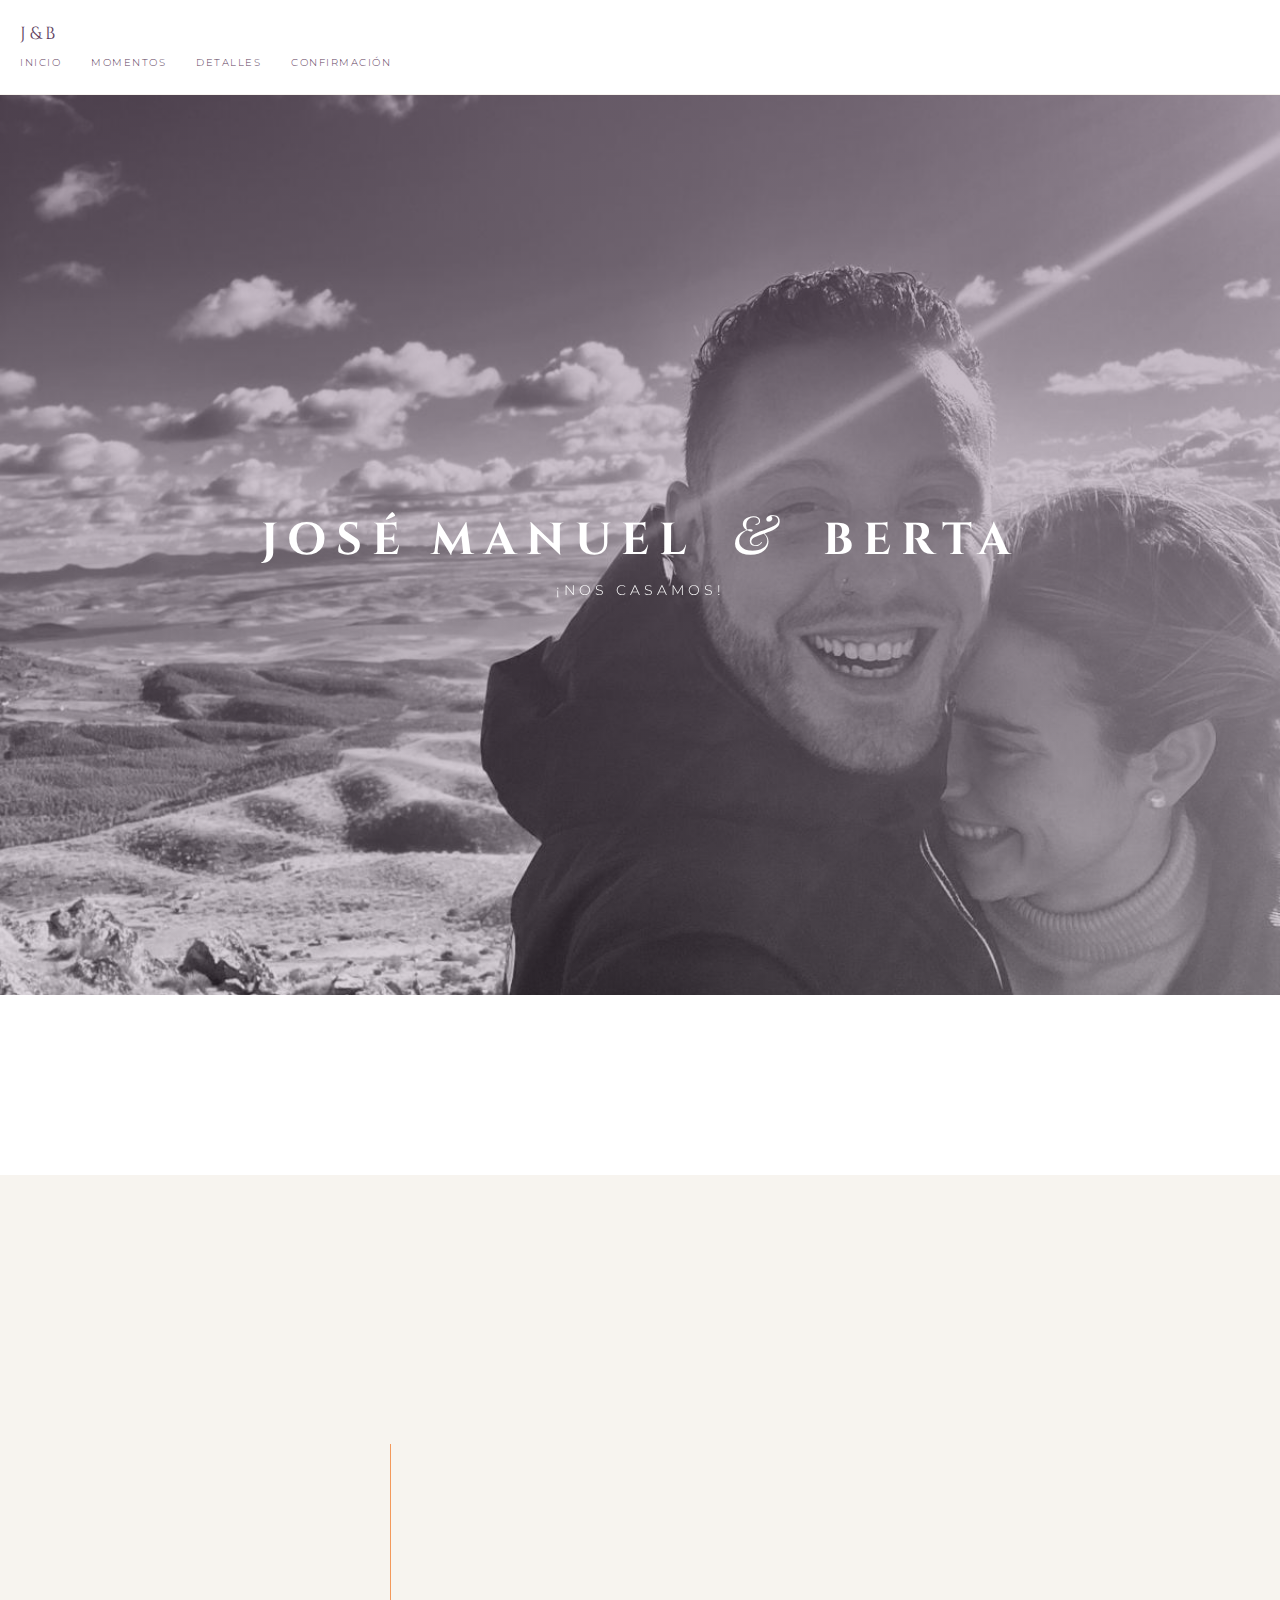
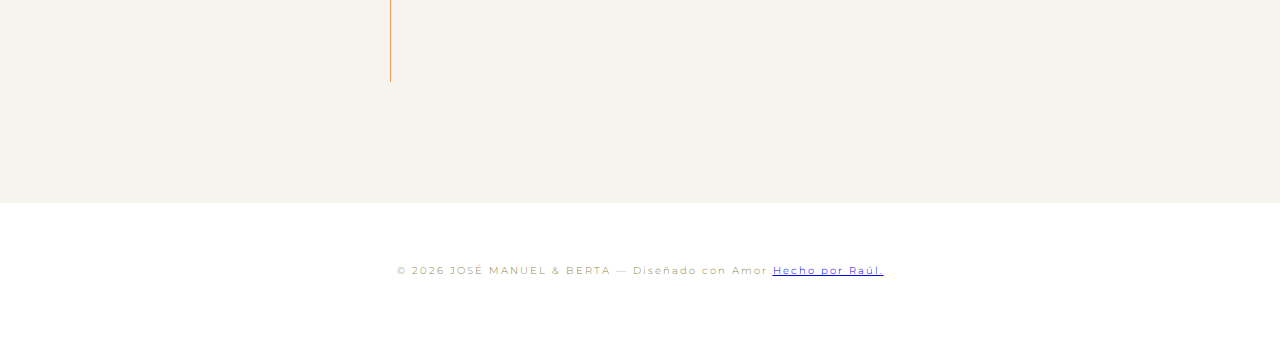
<file: index.html>
<!DOCTYPE html>
<html lang="es">
<head>
    <meta charset="UTF-8">
    <meta name="viewport" content="width=device-width, initial-scale=1.0">
    <title>José Manuel & Berta | Nuestra Boda</title>
    <link href="https://fonts.googleapis.com/css2?family=Cinzel&family=Montserrat:wght@300;400&family=Playfair+Display:italic&display=swap" rel="stylesheet">
    <link href="https://unpkg.com/aos@2.3.1/dist/aos.css" rel="stylesheet">
    <link rel="stylesheet" href="styles/styles.css">
    <link rel="icon" type="image/png" href="./assets/images/favicon.png?v=2">
</head>
<body>
    <header id="main-header">
        <div class="logo"><a href="index.html" style="text-decoration: none; color: inherit;">J&B</a></div>
        <nav>
            <ul class="nav-links">
                <li><a href="index.html">Inicio</a></li>
                <li><a href="routes/momentos.html">Momentos</a></li>
                <li><a href="routes/detalles.html">Detalles</a></li>
                <li><a href="routes/confirmar.html">Confirmación</a></li>
            </ul>
        </nav>
    </header>

<section class="hero">
    <div class="hero-content" data-aos="fade-up">
        <h1 class="hero-title">
            <span>José Manuel</span>
            <span class="ampersand">&</span>
            <span>Berta</span>
        </h1>
        <p style="letter-spacing: 4px; text-transform: uppercase;">¡NOS CASAMOS!</p>
    </div>
</section>

<section class="timer-wrap" data-aos="fade-up">
    <div class="timer-content">
        <p class="timer-subtitle">26 de Septiembre de 2026</p>
        <div id="timer" class="timer-flex">
            <div class="t-item"><span id="days">00</span><label>Días</label></div>
            <div class="t-item"><span id="hours">00</span><label>Horas</label></div>
            <div class="t-item"><span id="minutes">00</span><label>Min</label></div>
            <div class="t-item"><span id="seconds">00</span><label>Seg</label></div>
        </div>
    </div>
</section>

    <section class="history-section">
        <div class="container-narrow">
            <h2 class="section-title" data-aos="fade-up">Nuestra Historia</h2>
            <div class="story-intro" data-aos="fade-up">
                <p class="intro-text">"Dos almas, un solo camino."</p>
                <p class="story-description">
                    Parece que fue ayer cuando nuestros caminos se cruzaron por primera vez, pero al mirar atrás, nos damos cuenta de que cada paso, cada viaje y cada risa compartida nos ha traído hasta este momento exacto.
                </p>
            </div>
            
            <div class="timeline">
                <div class="timeline-item" data-aos="fade-right">
                    <span class="timeline-date">Otoño 2018</span>
                    <div class="timeline-content">
                        <h3>El primer café</h3>
                        <p>Una charla de veinte minutos se convirtió en horas recorriendo las calles de Madrid.</p>
                    </div>
                </div>
                <div class="timeline-item" data-aos="fade-left">
                    <span class="timeline-date">Enero 2025</span>
                    <div class="timeline-content">
                        <h3>El "Sí"</h3>
                        <p>Bajo el frío invierno y la magia de un viaje inolvidable, decidimos que el resto de nuestras mañanas empezarían juntos.</p>
                    </div>
                </div>
            </div>
        </div>
    </section>

    <footer>
        <p>© 2026 JOSÉ MANUEL & BERTA — Diseñado con Amor  
            <a href="https://github.com/ruyax23-ship-it">Hecho por Raúl.</a>
        </p>
    </footer>

    <script src="https://unpkg.com/aos@2.3.1/dist/aos.js"></script>
    <script src="js/index.js"></script>
</body>
</html>
</file>
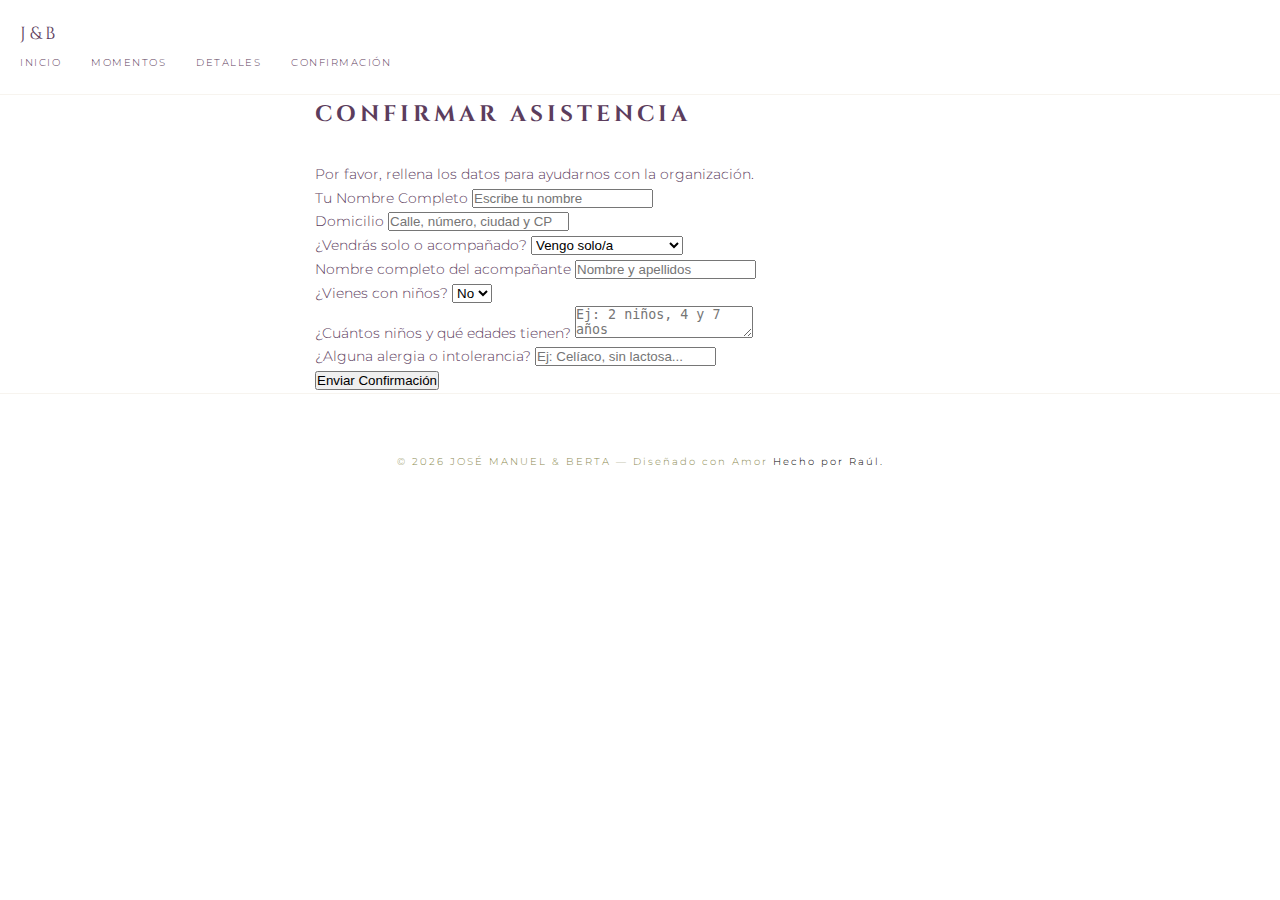
<file: routes/confirmar.html>
<!DOCTYPE html>
<html lang="es">
<head>
    <meta charset="UTF-8">
    <meta name="viewport" content="width=device-width, initial-scale=1.0">
    <title>Confirmación | José & Berta</title>
    <link href="https://fonts.googleapis.com/css2?family=Cinzel&family=Montserrat:wght@300;400&display=swap" rel="stylesheet">
    <link rel="stylesheet" href="../styles/styles.css">
    <link rel="stylesheet" href="../styles/confirmar.css">
</head>
<body>
    <header id="main-header">
        <div class="logo"><a href="../index.html" style="text-decoration: none; color: inherit;">J&B</a></div>
        <nav>
            <ul class="nav-links">
                <li><a href="../index.html">Inicio</a></li>
                <li><a href="momentos.html">Momentos</a></li>
                <li><a href="detalles.html">Detalles</a></li>
                <li><a href="confirmar.html">Confirmación</a></li>
            </ul>
        </nav>
    </header>

    <section class="confirm-section">
        <div class="container-narrow">
            <h2 class="section-title">Confirmar Asistencia</h2>
            <p class="form-subtitle">Por favor, rellena los datos para ayudarnos con la organización.</p>

            <form id="wedding-form" action="https://script.google.com/macros/s/AKfycbzqdTbRe2m-kYrcfY1iWsWugeBUwNc93Edcs28iOFvDm6_EmbWMY6pX9e8b2eXSRtg9/exec" method="POST" class="wedding-form">
                <div class="form-group">
                    <label for="nombre">Tu Nombre Completo</label>
                    <input type="text" id="nombre" name="nombre" required placeholder="Escribe tu nombre">
                </div>

                <div class="form-group">
                    <label for="domicilio">Domicilio</label>
                    <input type="text" id="domicilio" name="domicilio" required placeholder="Calle, número, ciudad y CP">
                </div>

                <div class="form-group">
                    <label>¿Vendrás solo o acompañado?</label>
                    <select id="acompanante-select" name="acompanante_tipo" onchange="toggleAcompanante()">
                        <option value="solo">Vengo solo/a</option>
                        <option value="acompanado">Vengo acompañado/a</option>
                    </select>
                </div>

                <div id="hidden-acompanante" class="form-group hidden-field">
                    <label for="nombre-acompanante">Nombre completo del acompañante</label>
                    <input type="text" id="nombre-acompanante" name="nombre_acompanante" placeholder="Nombre y apellidos">
                </div>

                <div class="form-group">
                    <label>¿Vienes con niños?</label>
                    <select id="ninos-select" name="vienen_ninos" onchange="toggleNinos()">
                        <option value="no">No</option>
                        <option value="si">Sí</option>
                    </select>
                </div>

                <div id="hidden-ninos" class="form-group hidden-field">
                    <label for="detalles-ninos">¿Cuántos niños y qué edades tienen?</label>
                    <textarea id="detalles-ninos" name="detalles_ninos" rows="2" placeholder="Ej: 2 niños, 4 y 7 años"></textarea>
                </div>

                <div class="form-group">
                    <label for="alergias">¿Alguna alergia o intolerancia?</label>
                    <input type="text" id="alergias" name="alergias" placeholder="Ej: Celíaco, sin lactosa...">
                </div>

                <button type="submit" id="submit-btn" class="btn-confirm">Enviar Confirmación</button>
                <p id="status-message" style="margin-top: 20px; text-align: center; display: none; font-family: 'Montserrat', sans-serif;"></p>
            </form>
        </div>
    </section>

    <footer>
        <p>© 2026 JOSÉ MANUEL & BERTA — Diseñado con Amor 
    <a class="github-link" href="https://www.linkedin.com/in/ra%C3%BAl-yag%C3%BCe-hidalgo-1b19a4390/">Hecho por Raúl.</a>
        </p>
    </footer>

    <script src="../js/confirmar.js"></script>
</body>
</html>
</file>
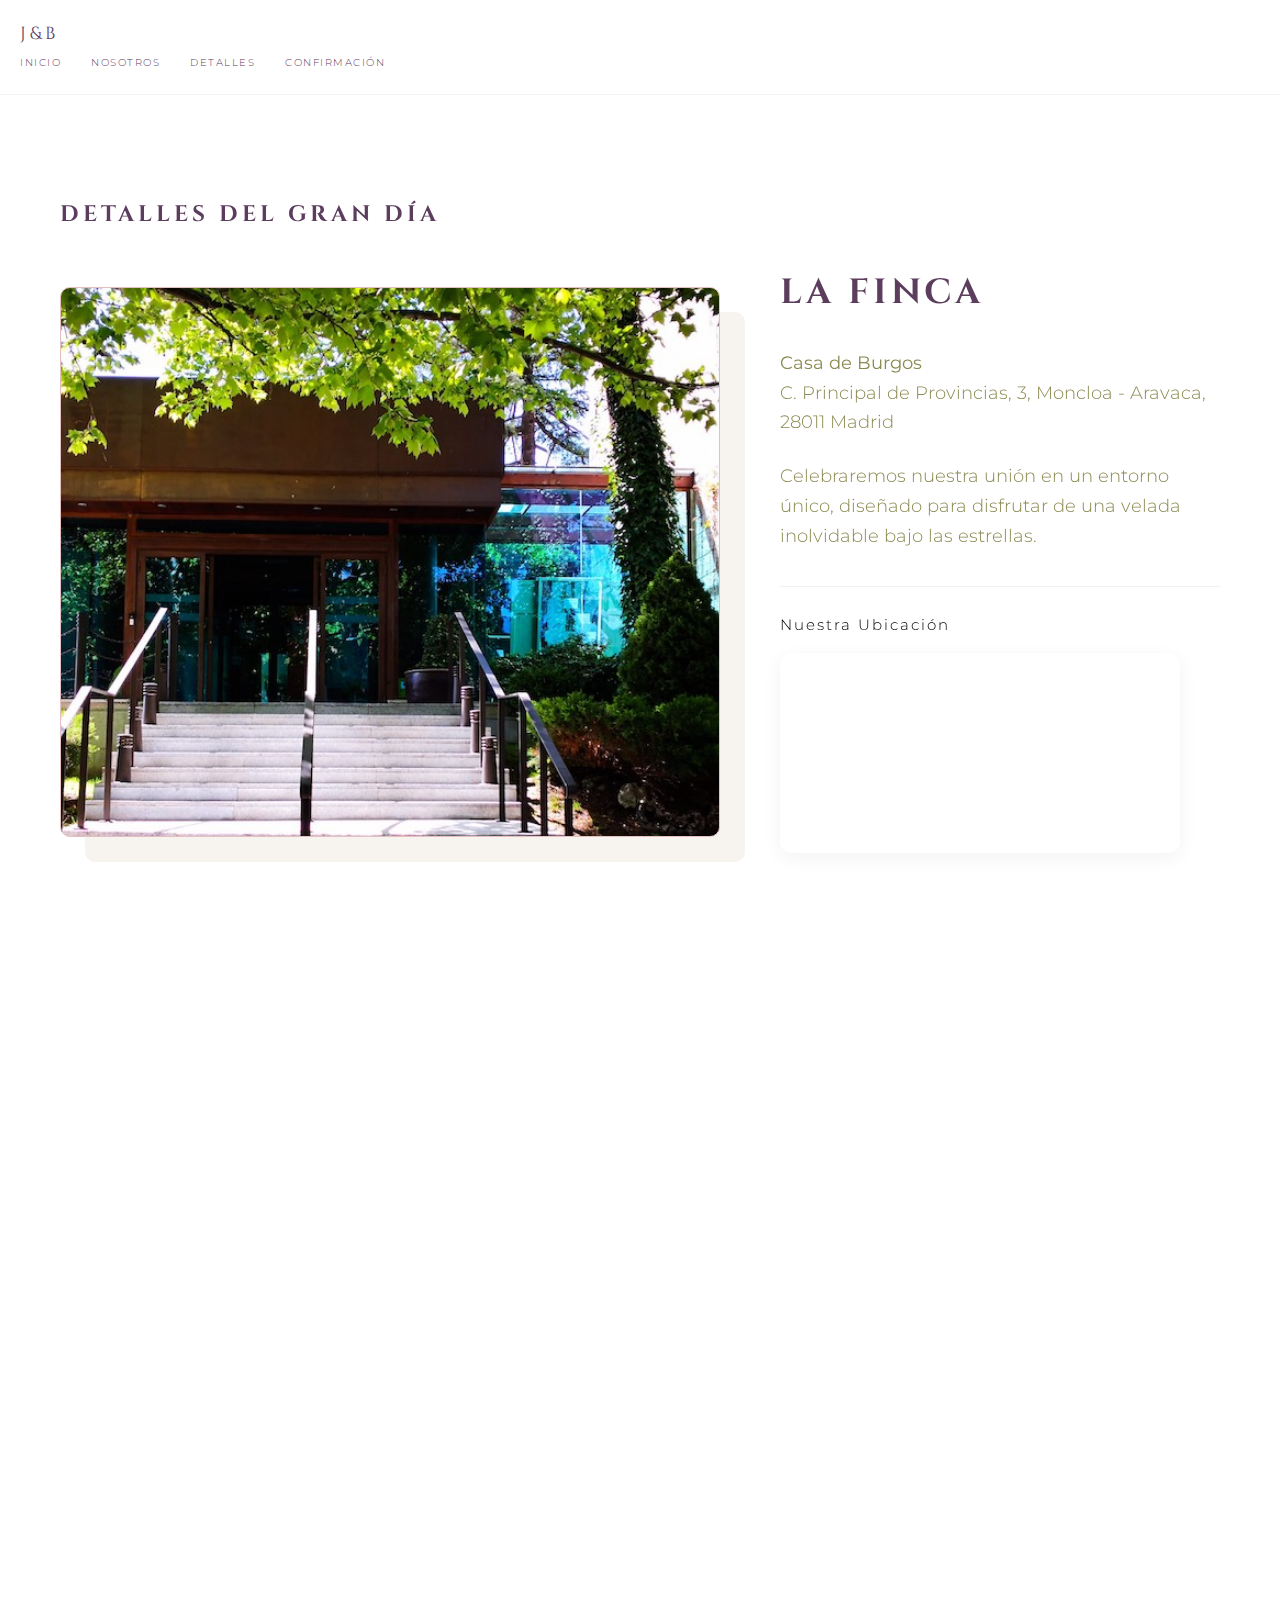
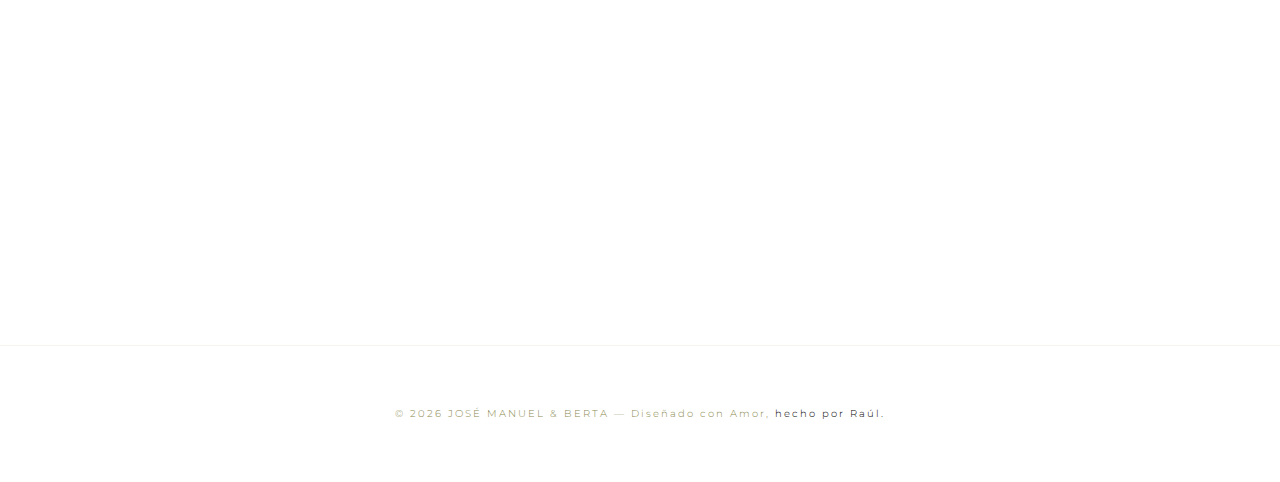
<file: routes/detalles.html>
<!DOCTYPE html>
<html lang="es">
<head>
    <meta charset="UTF-8">
    <meta name="viewport" content="width=device-width, initial-scale=1.0">
    <title>Detalles | Berta & José Manuel</title>
    <link href="https://fonts.googleapis.com/css2?family=Cinzel&family=Montserrat:wght@300;400&family=Playfair+Display:italic&display=swap" rel="stylesheet">
    <link href="https://unpkg.com/aos@2.3.1/dist/aos.css" rel="stylesheet">
    <link rel="stylesheet" href="../styles/styles.css">
    <link rel="stylesheet" href="../styles/detalles.css">
</head>
<body>

    <header id="main-header">
        <div class="logo"><a href="../index.html" style="text-decoration: none; color: inherit;">J&B</a></div>
        <nav>
            <ul class="nav-links">
                <li><a href="../index.html">Inicio</a></li>
                <li><a href="momentos.html">Nosotros</a></li>
                <li><a href="detalles.html">Detalles</a></li>
                <li><a href="confirmar.html">Confirmación</a></li>
            </ul>
        </nav>
    </header>

    <main class="details-page">
        <h2 class="section-title" data-aos="fade-down">Detalles del Gran Día</h2>

<section class="location-grid" data-aos="fade-up">
    <div class="location-image"></div>
    
    <div class="location-info">
        <h3>La Finca</h3>
        <p><strong>Casa de Burgos</strong></p>
        <p>C. Principal de Provincias, 3, Moncloa - Aravaca, 28011 Madrid</p>
        <br>
        <p>Celebraremos nuestra unión en un entorno único, diseñado para disfrutar de una velada inolvidable bajo las estrellas.</p>

        <div class="contenedor-mapa" data-aos="fade-up" data-aos-delay="200">
            <span class="indicador-ubicacion">Nuestra Ubicación</span>
<iframe src="https://www.google.com/maps/embed?pb=!1m14!1m8!1m3!1d2210.9506985496464!2d-3.732650488698317!3d40.414528924642305!3m2!1i1024!2i768!4f13.1!3m3!1m2!1s0xd422809aacbec27%3A0x55c51b64e7649f83!2sCasa%20de%20Burgos!5e0!3m2!1ses!2ses!4v1767626650182!5m2!1ses!2ses" width="400" height="200" style="border:0;" allowfullscreen="" loading="lazy" referrerpolicy="no-referrer-when-downgrade"></iframe>
        </div>
    </div>
</section>

        <section class="experience-grid">
            <div class="experience-item" data-aos="fade-up" data-aos-delay="100">
                <h4>El Menú</h4>
                <ul class="menu-list">
                    <li>
                        <strong>Primer Plato</strong>
                        Crema de nécoras con crujiente de ibérico
                    </li>
                    <li>
                        <strong>Segundo Plato</strong>
                        Carrillera de buey a baja temperatura con puré trufado
                    </li>
                    <li>
                        <strong>Postre</strong>
                        Tarta nupcial artesana de frutos del bosque
                    </li>
                </ul>
            </div>

    <div class="experience-item" data-aos="fade-up" data-aos-delay="200">
        <h4 class="titulo-etiqueta">Etiqueta</h4>
        <ul class="lista-etiqueta">
            <li>
                <strong>Dress Code</strong>
                Deseamos que este día sea especial. La etiqueta requerida es Chaqué o Traje Oscuro para ellos y Vestido Largo para ellas.
            </li>
        </ul>
    </div>

<div class="experience-item" data-aos="fade-up" data-aos-delay="300">
    <h4 class="titulo-etiqueta">Transporte</h4>
    <ul class="lista-etiqueta">
        <li>
            <strong>Servicio de Autobuses</strong>
            Salida: 16:30h (Plaza de España).<br>
            Regresos: 01:30h, 03:30h y 05:30h.
        </li>
    </ul>
</div>
        </section>

        <div class="extra-info" data-aos="zoom-in">
            <p>"Vuestra presencia es lo más importante para nosotros. Gracias por acompañarnos en este inicio."</p>
        </div>
    </main>

    <footer>
        <p>© 2026 JOSÉ MANUEL & BERTA — Diseñado con Amor,
    <a class="github-link" href="https://www.linkedin.com/in/ra%C3%BAl-yag%C3%BCe-hidalgo-1b19a4390/">hecho por Raúl.</a>
        </p>
    </footer>

    <script src="https://unpkg.com/aos@2.3.1/dist/aos.js"></script>
    <script src="../js/detalles.js"></script>
</body>
</html>
</file>
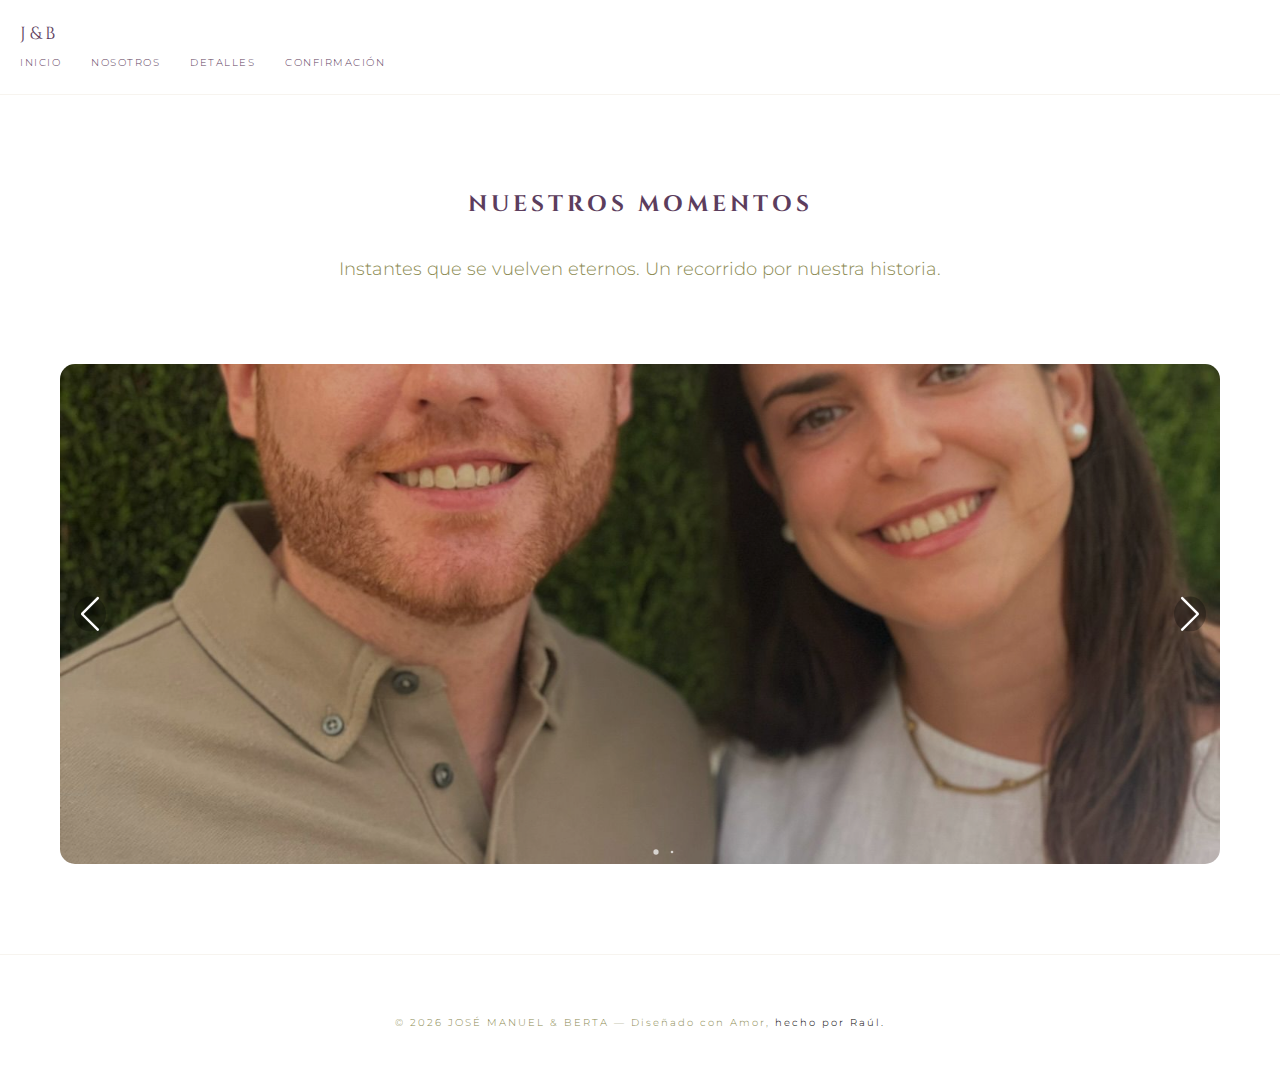
<file: routes/nosotros.html>
<!DOCTYPE html>
<html lang="es">
<head>
    <meta charset="UTF-8">
    <meta name="viewport" content="width=device-width, initial-scale=1.0">
    <title>Momentos | Berta & José Manuel</title>
    <link href="https://fonts.googleapis.com/css2?family=Cinzel&family=Montserrat:wght@300;400&display=swap" rel="stylesheet">
    <link rel="stylesheet" href="https://cdn.jsdelivr.net/npm/swiper@11/swiper-bundle.min.css" />
    <link rel="stylesheet" href="../styles/styles.css">
    <link rel="stylesheet" href="../styles/nosotros.css">
</head>
<body>
    <header id="main-header">
        <div class="logo"><a href="../index.html" style="text-decoration: none; color: inherit;">J&B</a></div>
        <nav>
            <ul class="nav-links">
                <li><a href="../index.html">Inicio</a></li>
                <li><a href="momentos.html">Nosotros</a></li>
                <li><a href="detalles.html">Detalles</a></li>
                <li><a href="confirmar.html">Confirmación</a></li>
            </ul>
        </nav>
    </header>

    <main class="gallery-container">
        <h2 class="section-title">Nuestros Momentos</h2>
        <div class="moments-intro">
            <p class="moments-description">Instantes que se vuelven eternos. Un recorrido por nuestra historia.</p>
        </div>

<div class="swiper hero__swiper">
    <div class="swiper-wrapper">
        <div class="swiper-slide"><img src="../assets/images/nosotros/2.png" alt="Nosotros 2"></div>
        <div class="swiper-slide"><img src="../assets/images/nosotros/3.png" alt="Nosotros 3"></div>
        <div class="swiper-slide"><img src="../assets/images/nosotros/4.png" alt="Nosotros 4"></div>
        <div class="swiper-slide"><img src="../assets/images/nosotros/5.png" alt="Nosotros 5"></div>
        <div class="swiper-slide"><img src="../assets/images/nosotros/6.png" alt="Nosotros 6"></div>
        <div class="swiper-slide"><img src="../assets/images/nosotros/recortada.png" alt="Nosotros Recortada"></div>
    </div>
    <div class="swiper-button-next"></div>
    <div class="swiper-button-prev"></div>
    <div class="swiper-pagination"></div>
</div>
    </main>

    <footer>
        <p>© 2026 JOSÉ MANUEL & BERTA — Diseñado con Amor,
    <a class="github-link" href="https://www.linkedin.com/in/ra%C3%BAl-yag%C3%BCe-hidalgo-1b19a4390/">hecho por Raúl.</a>
        </p>
    </footer>

    <script src="https://cdn.jsdelivr.net/npm/swiper@11/swiper-bundle.min.js"></script>
    <script src="../js/nosotros.js"></script>
</body>
</html>
</file>
<file: styles/styles.css>
/* --- 1. FUENTES Y VARIABLES --- */
@import url('https://fonts.googleapis.com/css2?family=Cinzel:wght@400;700&family=Montserrat:wght@300;400;600&family=Playfair+Display:ital,wght@0,400;1,400&display=swap');

:root {
    --primary: #F3995B;    /* Naranja Tierra */
    --bg-main: #F7F4EF;    /* Fondo Hueso */
    --dark: #5C3D5D;       /* Berenjena */
    --muted: #8B8A51;      /* Verde Olivo */
    --accent: #E3BFC1;     /* Rosa Palo */
    --white: #ffffff;
}

/* --- 2. RESET Y OPTIMIZACIÓN --- */
html { scroll-behavior: smooth; }
* { 
    margin: 0; padding: 0; box-sizing: border-box; 
    -webkit-font-smoothing: antialiased; -moz-osx-font-smoothing: grayscale;
}

body {
    font-family: 'Montserrat', sans-serif !important;
    background-color: var(--white);
    color: var(--dark);
    line-height: 1.7;
    overflow-x: hidden;
    font-size: 14px;
    font-weight: 300;
}

/* --- 3. TIPOGRAFÍAS --- */
h1, h2, h3, h4, .section-title, .logo a, .timeline-date, .btn-gold {
    font-family: 'Cinzel', serif !important;
    text-transform: uppercase;
    letter-spacing: 4px !important;
    color: var(--dark);
}

p, .moments-description, .nav-links a, .story-description, .location-info p, footer p {
    font-family: 'Montserrat', sans-serif !important;
    font-weight: 300;
}

.intro-text, .swiper-caption {
    font-family: 'Montserrat', sans-serif !important;
    font-style: italic;
    font-weight: 400;
    letter-spacing: 0.5px;
}

/* --- 4. HEADER (J&B IZQUIERDA - MENÚ DERECHA) --- */
#main-header {
    width: 100%;
    background-color: var(--white);
    padding: 12px 0;
    position: sticky;
    top: 0;
    z-index: 1000;
    border-bottom: 1px solid var(--bg-main);
    padding: 20px;
}

.header-container {
    display: flex;
    justify-content: space-between;
    align-items: center;
    max-width: 1400px;
    margin: 0 auto;
    padding: 0 4%;
}

.logo a {
    font-size: 1.1rem;
    text-decoration: none;
    /* Eliminada la negrita para que sea igual que los demás */
    font-weight: 400; 
}

.nav-links {
    display: flex;
    list-style: none;
    gap: 30px;
}

.nav-links a {
    text-decoration: none;
    color: var(--dark);
    font-size: 0.65rem;
    letter-spacing: 1.5px;
    text-transform: uppercase;
    transition: color 0.3s;
}

.nav-links a:hover { color: var(--primary); }

/* --- 5. HERO --- */
.hero {
    height: 100vh;
    background: linear-gradient(rgba(92, 61, 93, 0.4), rgba(92, 61, 93, 0.2)), 
                url('../assets/images/principal.png') no-repeat center/cover;
    display: flex; 
    align-items: center; 
    justify-content: center; 
    text-align: center; 
    color: var(--white);
}

.hero-title {
    color: white;
    font-size: clamp(1.5rem, 5vw, 2.8rem);
    letter-spacing: 10px !important;
}

/* Estilo para el símbolo & (Ampersand) */
.hero-title .ampersand {
    font-family: 'Playfair Display', serif !important;
    font-style: italic !important;
    text-transform: none !important; /* Evita que Cinzel lo ponga en mayúsculas rígidas */
    font-weight: 400 !important;
    display: inline-block;
    margin: 0 15px;
    font-size: 1.2em; /* Lo hace un poco más grande para que luzca la curva */
    color: white;    /* Asegura que sea blanco como los nombres */
}

/* --- 6. HISTORIA Y TIMELINE --- */
.history-section { padding: 80px 12%; background-color: var(--bg-main); text-align: center; }
.container-narrow { max-width: 650px; margin: 0 auto; }
.section-title { font-size: 1.4rem; margin-bottom: 30px; }
.intro-text { color: var(--muted); margin-bottom: 20px; font-size: 1.1rem; }

.timeline {
    max-width: 500px; margin: 0 auto; position: relative; padding-left: 35px;
    border-left: 1px solid var(--primary); text-align: left;
}

.timeline-item { position: relative; margin-bottom: 40px; }

.timeline-item::before {
    content: ''; position: absolute; left: -40.5px; top: 6px; width: 8px; height: 8px;
    background-color: var(--primary); border-radius: 50%;
}

.timeline-date { color: var(--primary); font-weight: 600; font-size: 0.7rem; }

/* --- 7. TEMPORIZADOR --- */
.timer-wrap { padding: 40px 0; text-align: center; }
.timer-content { max-width: 500px; margin: 0 auto; }
.timer-subtitle { color: var(--muted); letter-spacing: 4px; text-transform: uppercase; font-size: 0.75rem; margin-bottom: 20px; }
.timer-flex { display: flex; justify-content: center; gap: 25px; }

.t-item { display: flex; flex-direction: column; align-items: center; }
.t-item span { font-family: 'Playfair Display', serif; font-size: 2.2rem; color: var(--dark); line-height: 1; }
.t-item label { color: var(--muted); letter-spacing: 2px; font-size: 0.6rem; margin-top: 8px; }

/* --- 8. ELEMENTOS EXTRA --- */
.rings-container { background-color: var(--bg-main); padding: 20px 0; display: flex; justify-content: center; }
.responsive-rings { max-width: 100%; height: auto; width: 600px; display: block; }

/* Enlace de confirmación con el color original solicitado */
.confirm-link { 
    color: #8b8a51; 
    font-weight: 600; 
    border-bottom: 1px solid var(--primary); 
    text-decoration: none; 
    font-size: 1rem; 
}

.img-responsive-footer {
    width: 100%;
    max-width: 1200px;
    height: auto;
    display: block;
    margin: 40px auto;
    object-fit: cover;
    border-radius: 8px;
}

footer { 
    border-top: 1px solid var(--bg-main); 
    color: var(--muted); 
    padding: 60px 20px; 
    text-align: center; 
    font-size: 0.6rem; 
    letter-spacing: 2px; 
}

.github-link { color: black; text-decoration: none; }

/* --- 9. RESPONSIVE --- */
@media (max-width: 768px) {
    .header-container { flex-direction: column; gap: 10px; }
    .nav-links { gap: 15px; }
    .hero { height: 80vh; background-position: 50% 20%; }
    .hero-title { display: flex; flex-direction: column; align-items: center; gap: 10px; font-size: 2.5rem; }
    .hero-title .ampersand { margin: 5px 0; }
    .timeline { padding-left: 30px; margin-left: 10px; }
    .timeline-item::before { left: -35px; }
    .responsive-rings { width: 90%; }
}

@media (max-width: 480px) {
    .t-item span { font-size: 1.8rem; }
    .timer-flex { gap: 15px; }
}
</file>
<file: styles/confirmar.css>
.rsvp-container {
    padding: 100px 20px;
    display: flex;
    flex-direction: column;
    align-items: center;
}

.rsvp-form {
    width: 100%;
    max-width: 550px;
    background: var(--white);
    padding: clamp(20px, 5vw, 50px);
}

.rsvp-form input, .rsvp-form select, .rsvp-form textarea {
    width: 100%;
    padding: 15px 0;
    margin-bottom: 35px;
    border: none;
    border-bottom: 1px solid #ddd;
    font-family: 'Montserrat', sans-serif;
    font-size: 1rem;
    background: transparent;
}

.btn-gold {
    background: var(--dark);
    color: white;
    padding: 20px;
    width: 100%;
    border: none;
    text-transform: uppercase;
    letter-spacing: 3px;
    cursor: pointer;
    font-family: 'Cinzel', serif;
    transition: background 0.3s;
}

.btn-gold:hover { background: var(--gold); }
</file>
<file: styles/detalles.css>
/* --- Página de Detalles Profesional --- */

.details-page {
    max-width: 1200px;
    margin: 0 auto;
    padding: 100px 20px;
    background-color: var(--white);
}

/* 1. Grid de Ubicación */
.location-grid {
    display: grid;
    grid-template-columns: 1.2fr 0.8fr;
    gap: 60px;
    align-items: center;
    margin-bottom: 120px;
}

.location-image {
    height: 550px;
    background: url('../assets/images/Detalles/entradacasaburgos.png') center/cover no-repeat;
    object-fit: contain;
    box-shadow: 25px 25px 0px var(--cream);
    border-radius: 10px;
    object-position: right;
}

.location-info h3 {
    font-family: 'Cinzel', serif;
    font-size: 2.2rem;
    letter-spacing: 4px;
    margin-bottom: 25px;
    color: var(--dark);
}

.location-info p {
    font-size: 1.1rem;
    color: var(--muted);
}

/* 2. Grid de Experiencia Rediseñado */
.experience-grid {
    display: grid;
    grid-template-columns: repeat(3, 1fr);
    gap: 30px;
    padding-top: 50px;
}

.experience-item {
    background: var(--cream);
    padding: 60px 40px;
    text-align: center;
    border: 1px solid #eee;
    position: relative;
    transition: all 0.4s ease;
}

/* Marco dorado interno decorativo */
.experience-item::before {
    content: '';
    position: absolute;
    top: 15px;
    left: 15px;
    right: 15px;
    bottom: 15px;
    border: 1px solid var(--gold);
    opacity: 0.3;
    pointer-events: none;
}

.experience-item h4 {
    font-family: 'Cinzel', serif;
    font-size: 1.2rem;
    letter-spacing: 3px;
    text-transform: uppercase;
    margin-bottom: 35px;
    color: var(--dark);
    position: relative;
}

/* Línea decorativa bajo el título */
.experience-item h4::after {
    content: '';
    position: absolute;
    bottom: -10px;
    left: 50%;
    transform: translateX(-50%);
    width: 40px;
    height: 1px;
    background: var(--gold);
}

.menu-list {
    list-style: none;
    padding: 0;
}

.menu-list li {
    font-size: 1rem; /* Letra más grande */
    color: var(--muted);
    margin-bottom: 25px;
    line-height: 1.4;
}

.menu-list li strong {
    display: block;
    color: var(--gold);
    font-family: 'Cinzel', serif;
    font-size: 0.85rem;
    letter-spacing: 2px;
    margin-bottom: 5px;
}

.experience-item p {
    font-size: 1.05rem; /* Letra más grande */
    line-height: 1.8;
    color: var(--muted);
}

.experience-item p strong {
    color: var(--dark);
    display: block;
    margin-bottom: 10px;
    font-family: 'Cinzel', serif;
    letter-spacing: 1px;
}

/* 3. Sección de Cierre */
.extra-info {
    margin-top: 100px;
    padding: 80px 40px;
    border: 1px solid var(--gold);
    text-align: center;
}

.extra-info p {
    max-width: 700px;
    margin: 0 auto;
    font-family: 'Playfair Display', serif;
    font-style: italic;
    font-size: 1.5rem;
    color: var(--dark);
}

.lista-etiqueta {
    list-style: none;
    padding: 0;
    margin-top: 20px;
}

.lista-etiqueta li {
    font-size: 1rem; /* Letra más grande */
    color: var(--muted);
    margin-bottom: 25px;
    line-height: 1.4;
    font-family: 'Montserrat', sans-serif;
}

/* Estilo específico para el título Dress Code */
.lista-etiqueta li strong {
    display: block;
    color: var(--gold);
    font-family: 'Cinzel', serif;
    font-size: 0.85rem;
    letter-spacing: 2px;
    margin-bottom: 5px;
    text-transform: uppercase;
}

/* Título de la sección (Transporte, Etiqueta, etc.) */
.titulo-etiqueta {
    font-family: 'Cinzel', serif;
    text-transform: uppercase;
    letter-spacing: 2px;
    margin-bottom: 15px;
}

/* Estilo de la lista */
.lista-etiqueta {
    list-style: none;
    padding: 0;
    margin: 0;
}

.lista-etiqueta li {
    font-size: 1rem;
    color: var(--muted);
    margin-bottom: 25px;
    line-height: 1.4;
    font-family: 'Montserrat', sans-serif;
}

/* Estilo para el encabezado dorado (Servicio de Autobuses) */
.lista-etiqueta li strong {
    display: block;
    color: var(--gold);
    font-family: 'Cinzel', serif;
    font-size: 0.85rem;
    letter-spacing: 2px;
    margin-bottom: 5px;
    text-transform: uppercase;
}

/* --- Estilos para el Mapa Interactivo --- */

.contenedor-mapa {
    margin-top: 35px;
    padding-top: 25px;
    border-top: 1px solid #f2f2f2; /* Línea sutil de separación */
}

/* Aplicando tu estilo dorado exacto */
.indicador-ubicacion {
    display: block;
    color: rgb(0, 0, 0);
    font-size: 0.95rem;
    letter-spacing: 2px;
    margin-bottom: 15px;
}

.contenedor-mapa iframe {
    border-radius: 12px;
    box-shadow: 0 5px 20px rgba(0,0,0,0.05);
    filter: grayscale(0.2); /* Toque elegante: un poco más gris para que no desentone */
    transition: filter 0.4s ease;
}

.contenedor-mapa iframe:hover {
    filter: grayscale(0); /* Al pasar el ratón recupera el color total */
}

/* Ajuste responsive para móviles */
@media (max-width: 768px) {
    .contenedor-mapa iframe {
        height: 220px;
    }
}

/* Responsive */
@media (max-width: 992px) {
    .experience-grid { grid-template-columns: 1fr; }
    .location-grid { grid-template-columns: 1fr; }
}

.details-page { background-color: var(--white); }

.location-image { 
    box-shadow: 25px 25px 0px var(--bg-main); 
    border: 1px solid var(--accent);
}

.experience-item { background: var(--bg-main); border: 1px solid var(--accent); }

/* Marco decorativo ahora en Rosa Palo suave */
.experience-item::before { border: 1px solid var(--accent); opacity: 0.5; }

.experience-item h4::after { background: var(--primary); }

.menu-list li strong { color: var(--primary); }
.menu-list li { color: var(--dark); opacity: 0.8; }

.extra-info { border: 1px solid var(--primary); background: var(--white); }
.extra-info p { color: var(--dark); font-family: 'Playfair Display', serif; }

.lista-etiqueta li strong { color: var(--primary); }

.contenedor-mapa iframe { border: 2px solid var(--bg-main); filter: sepia(0.2) contrast(0.9); }
</file>
<file: styles/nosotros.css>
/* --- Sección Momentos con Swiper --- */

.gallery-container {
    padding: clamp(60px, 10vh, 100px) 20px;
    max-width: 1200px;
    margin: 0 auto;
    text-align: center;
}

/* Estilo para el texto introductorio */
.moments-intro {
    max-width: 750px;
    margin: 0 auto 80px;
}

.moments-description {
    font-size: clamp(1rem, 2.5vw, 1.1rem);
    color: var(--muted);
    line-height: 1.8;
    margin-top: 20px;
    font-weight: 300;
}

/* --- Estilos del Swiper --- */
.swiper-container {
    width: 100%;
    height: clamp(400px, 70vh, 700px); /* Altura fluida */
    margin-top: 50px;
    border: 1px solid #eee;
    box-shadow: 0 10px 30px rgba(0,0,0,0.05);
}

.swiper-slide {
    background-size: cover;
    background-position: center;
    display: flex;
    justify-content: center;
    align-items: flex-end; /* Alinear caption abajo */
    color: var(--white);
    text-shadow: 0 1px 3px rgba(0,0,0,0.5);
    position: relative; /* Para el parallax y el caption */
}

.swiper-slide img {
    display: block;
    width: 100%;
    height: 100%;
    object-fit: cover;
    filter: brightness(0.8); /* Oscurecer un poco las imágenes para el texto */
}

.swiper-caption {
    position: absolute;
    bottom: 30px;
    font-family: 'Playfair Display', serif;
    font-style: italic;
    font-size: clamp(1.2rem, 3vw, 1.8rem);
    letter-spacing: 1px;
    max-width: 80%;
}

/* Navegación (flechas) */
.swiper-button-next,
.swiper-button-prev {
    color: var(--white);
    background-color: rgba(0,0,0,0.3);
    padding: 20px;
    border-radius: 50%;
    transition: background-color 0.3s;
    transform: scale(0.8); /* Reducir tamaño por defecto */
}
.swiper-button-next:hover,
.swiper-button-prev:hover {
    background-color: rgba(0,0,0,0.5);
    transform: scale(0.9);
}

/* Paginación (puntos) */
.swiper-pagination-bullet {
    background: var(--white);
    opacity: 0.7;
}
.swiper-pagination-bullet-active {
    background: var(--gold);
    opacity: 1;
}

.hero__swiper {
    width: 100%;
    height: 500px;
    border-radius: 15px;
    overflow: hidden;
}

.swiper-slide img {
    width: 100%;
    height: 100%;
    object-fit: cover;
}

/* Responsive para Swiper */
@media (max-width: 768px) {
    .swiper-button-next,
    .swiper-button-prev {
        width: 30px;
        height: 30px;
        padding: 15px;
        transform: scale(0.7);
    }
}
</file>
